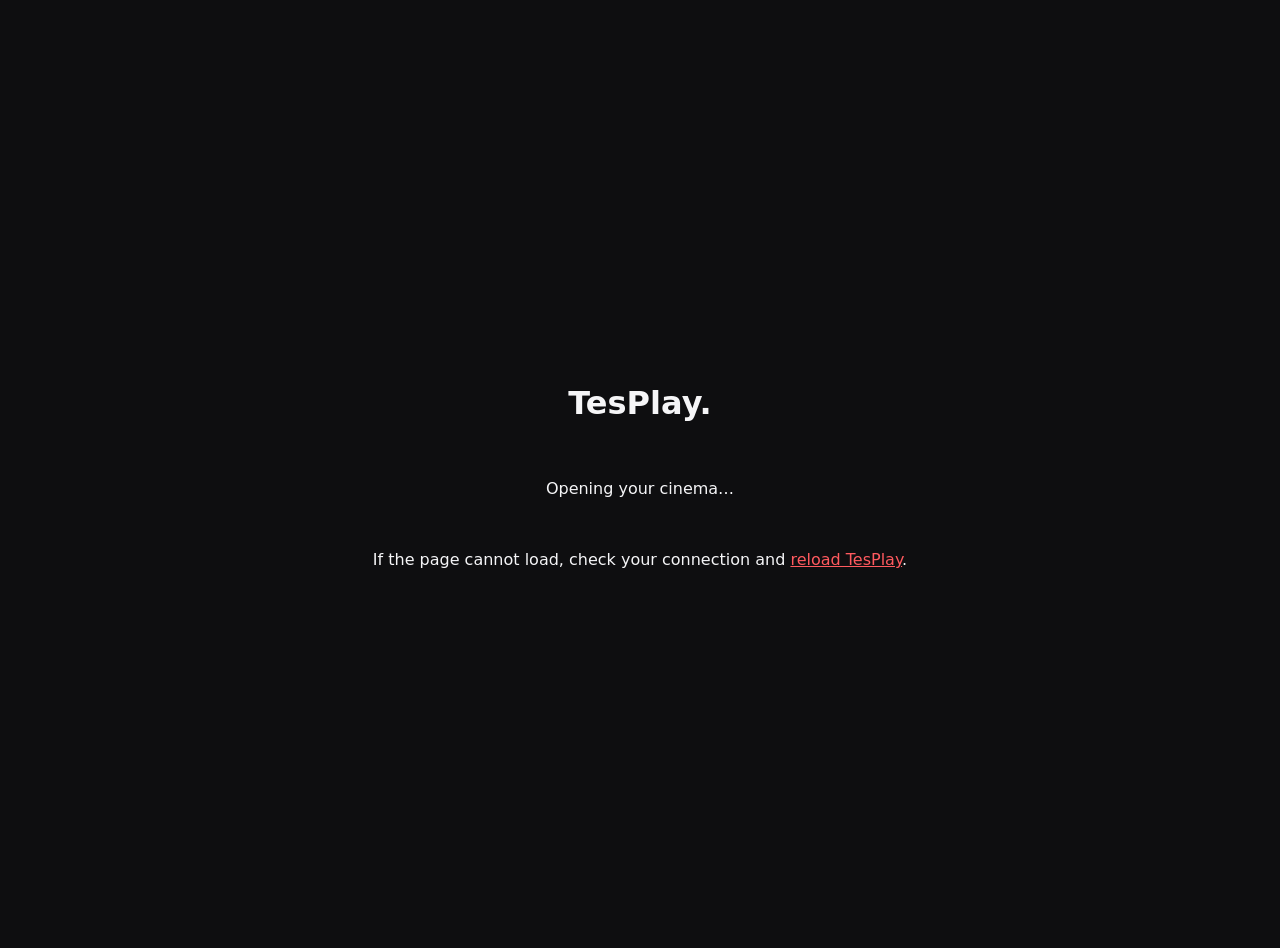
<file: index.html>
<!doctype html>
<html lang="en">
  <head>
    <meta charset="UTF-8" />
    <meta name="viewport" content="width=device-width, initial-scale=1.0" />
    <meta name="theme-color" content="#0e0e10" />
    <meta
      name="description"
      content="Your personal cinema. A self-hosted media library for your Tesla."
    />
    <title>TesPlay — Your personal cinema</title>
    <link rel="icon" href="/favicon.svg" type="image/svg+xml" />
  </head>
  <body style="margin:0">
    <div id="root"><main style="min-height:100vh;display:flex;flex-direction:column;align-items:center;justify-content:center;gap:20px;background:#0e0e10;color:#f5f5f7;font-family:system-ui;text-align:center;padding:24px"><h1>TesPlay.</h1><p>Opening your cinema…</p><p>If the page cannot load, check your connection and <a href="" style="color:#ff5a5f">reload TesPlay</a>.</p></main></div>
    <script type="module" src="/src/main.tsx"></script>
  </body>
</html>
</file>
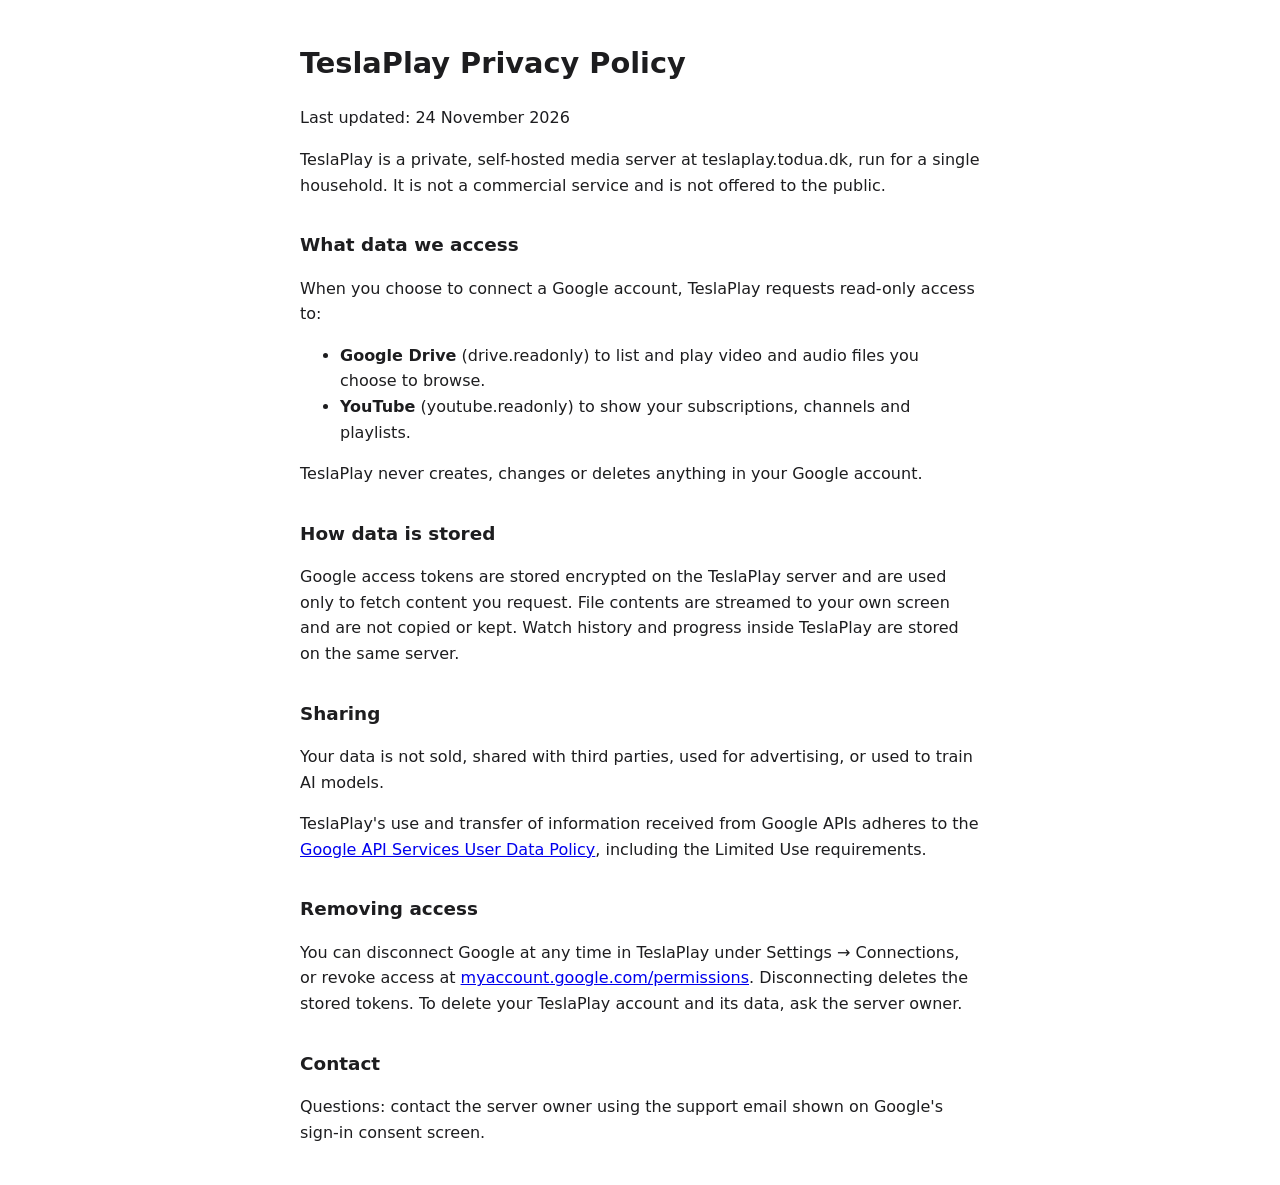
<file: public/privacy.html>
<!doctype html>
<html lang="en">
<head>
<meta charset="utf-8">
<meta name="viewport" content="width=device-width, initial-scale=1">
<title>TeslaPlay Privacy Policy</title>
<style>
  body { font-family: -apple-system, system-ui, sans-serif; max-width: 680px; margin: 40px auto; padding: 0 16px; line-height: 1.6; color: #1d1d1f; background: #fff; }
  h1 { font-size: 1.8rem; } h2 { font-size: 1.15rem; margin-top: 2rem; }
  @media (prefers-color-scheme: dark) { body { color: #f2f2f2; background: #101012; } a { color: #8ab4ff; } }
</style>
</head>
<body>
<h1>TeslaPlay Privacy Policy</h1>
<p>Last updated: 24 November 2026</p>

<p>TeslaPlay is a private, self-hosted media server at teslaplay.todua.dk, run for a single household. It is not a commercial service and is not offered to the public.</p>

<h2>What data we access</h2>
<p>When you choose to connect a Google account, TeslaPlay requests read-only access to:</p>
<ul>
  <li><strong>Google Drive</strong> (drive.readonly) to list and play video and audio files you choose to browse.</li>
  <li><strong>YouTube</strong> (youtube.readonly) to show your subscriptions, channels and playlists.</li>
</ul>
<p>TeslaPlay never creates, changes or deletes anything in your Google account.</p>

<h2>How data is stored</h2>
<p>Google access tokens are stored encrypted on the TeslaPlay server and are used only to fetch content you request. File contents are streamed to your own screen and are not copied or kept. Watch history and progress inside TeslaPlay are stored on the same server.</p>

<h2>Sharing</h2>
<p>Your data is not sold, shared with third parties, used for advertising, or used to train AI models.</p>
<p>TeslaPlay's use and transfer of information received from Google APIs adheres to the <a href="https://developers.google.com/terms/api-services-user-data-policy">Google API Services User Data Policy</a>, including the Limited Use requirements.</p>

<h2>Removing access</h2>
<p>You can disconnect Google at any time in TeslaPlay under Settings &rarr; Connections, or revoke access at <a href="https://myaccount.google.com/permissions">myaccount.google.com/permissions</a>. Disconnecting deletes the stored tokens. To delete your TeslaPlay account and its data, ask the server owner.</p>

<h2>Contact</h2>
<p>Questions: contact the server owner using the support email shown on Google's sign-in consent screen.</p>
</body>
</html>
</file>
